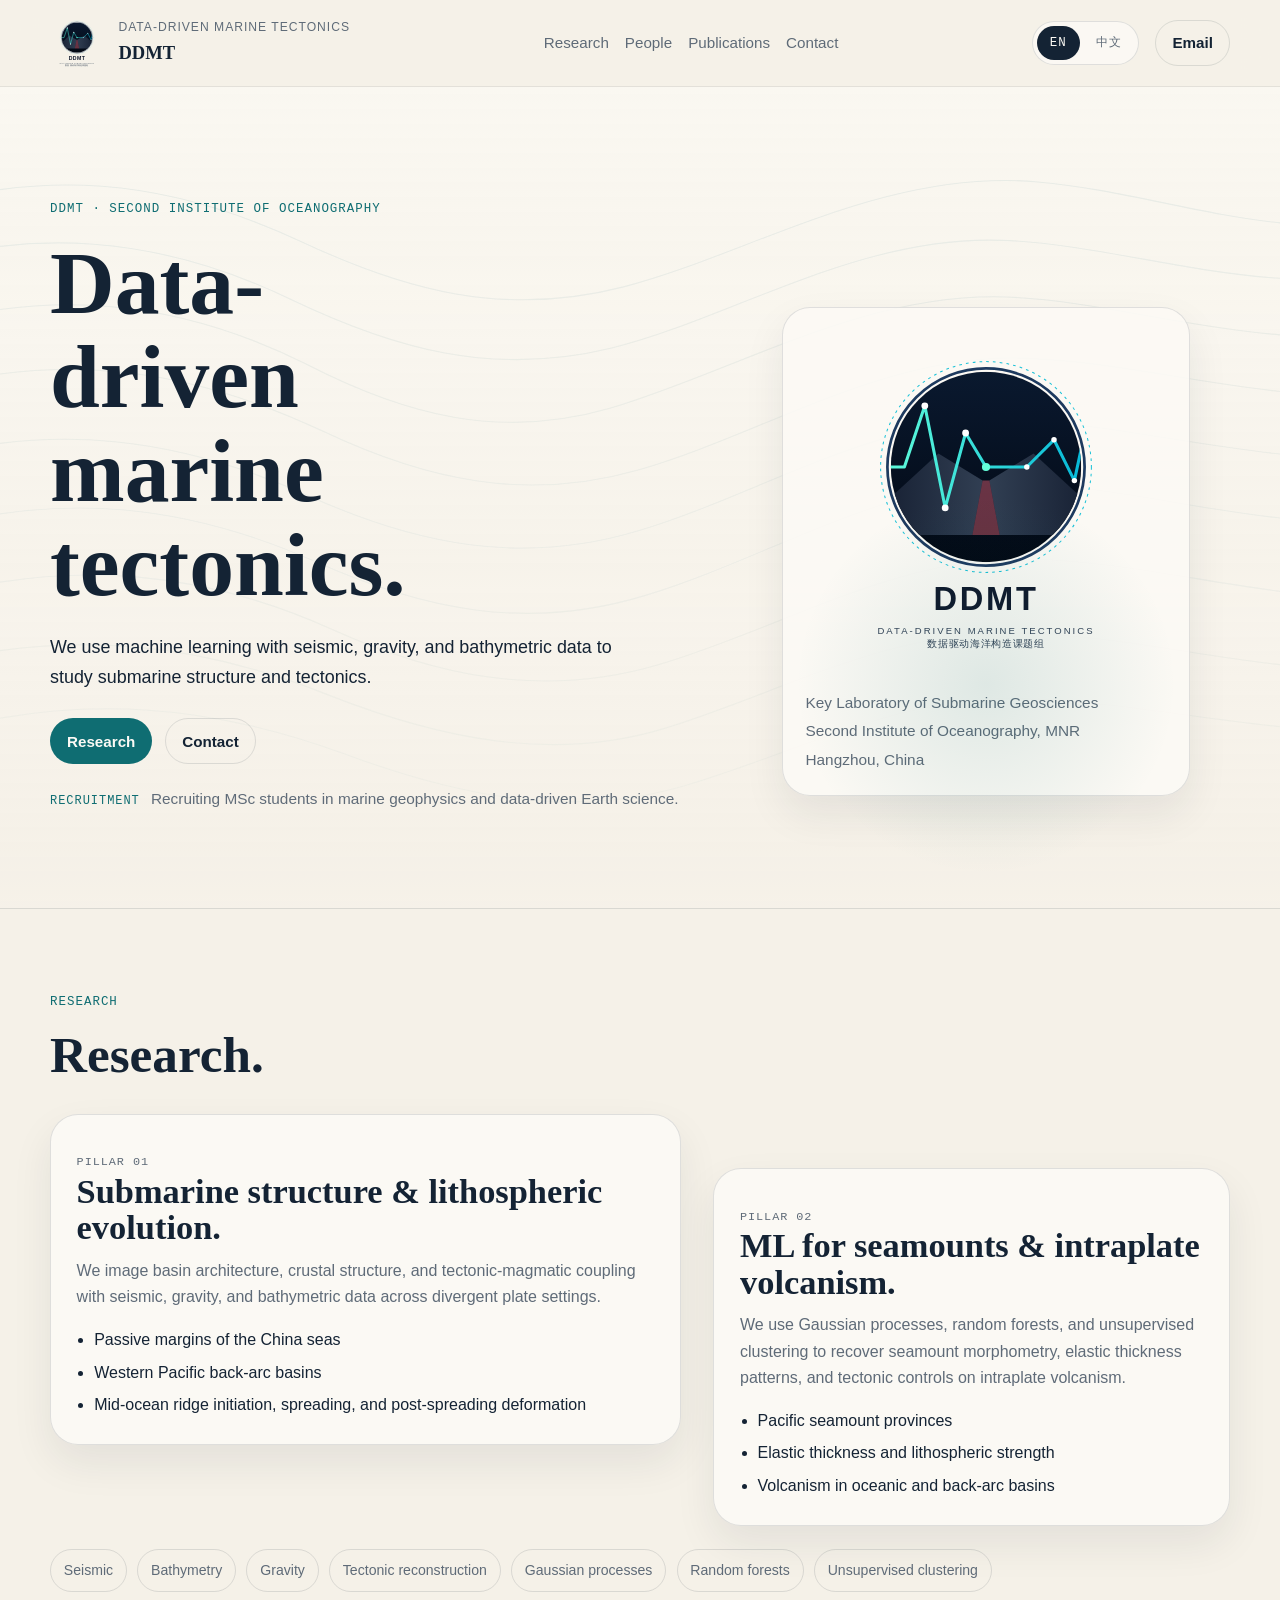
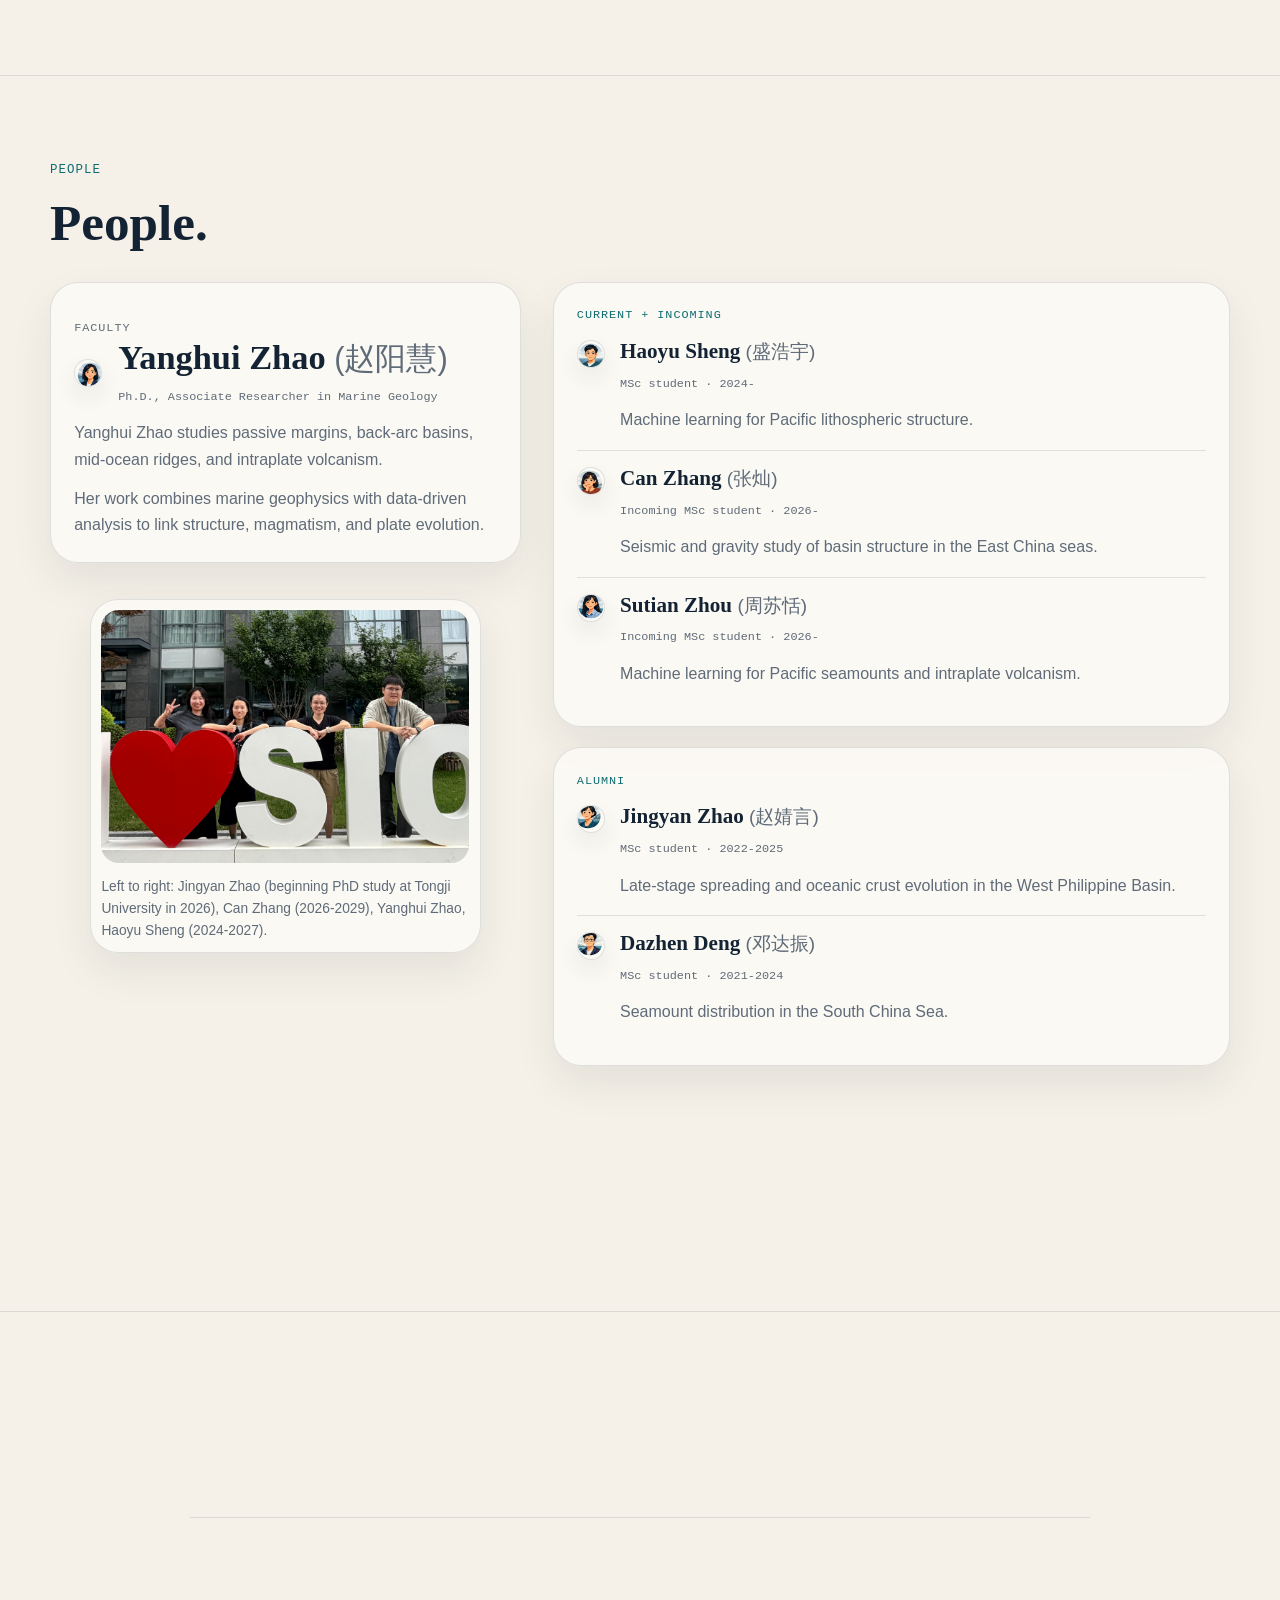
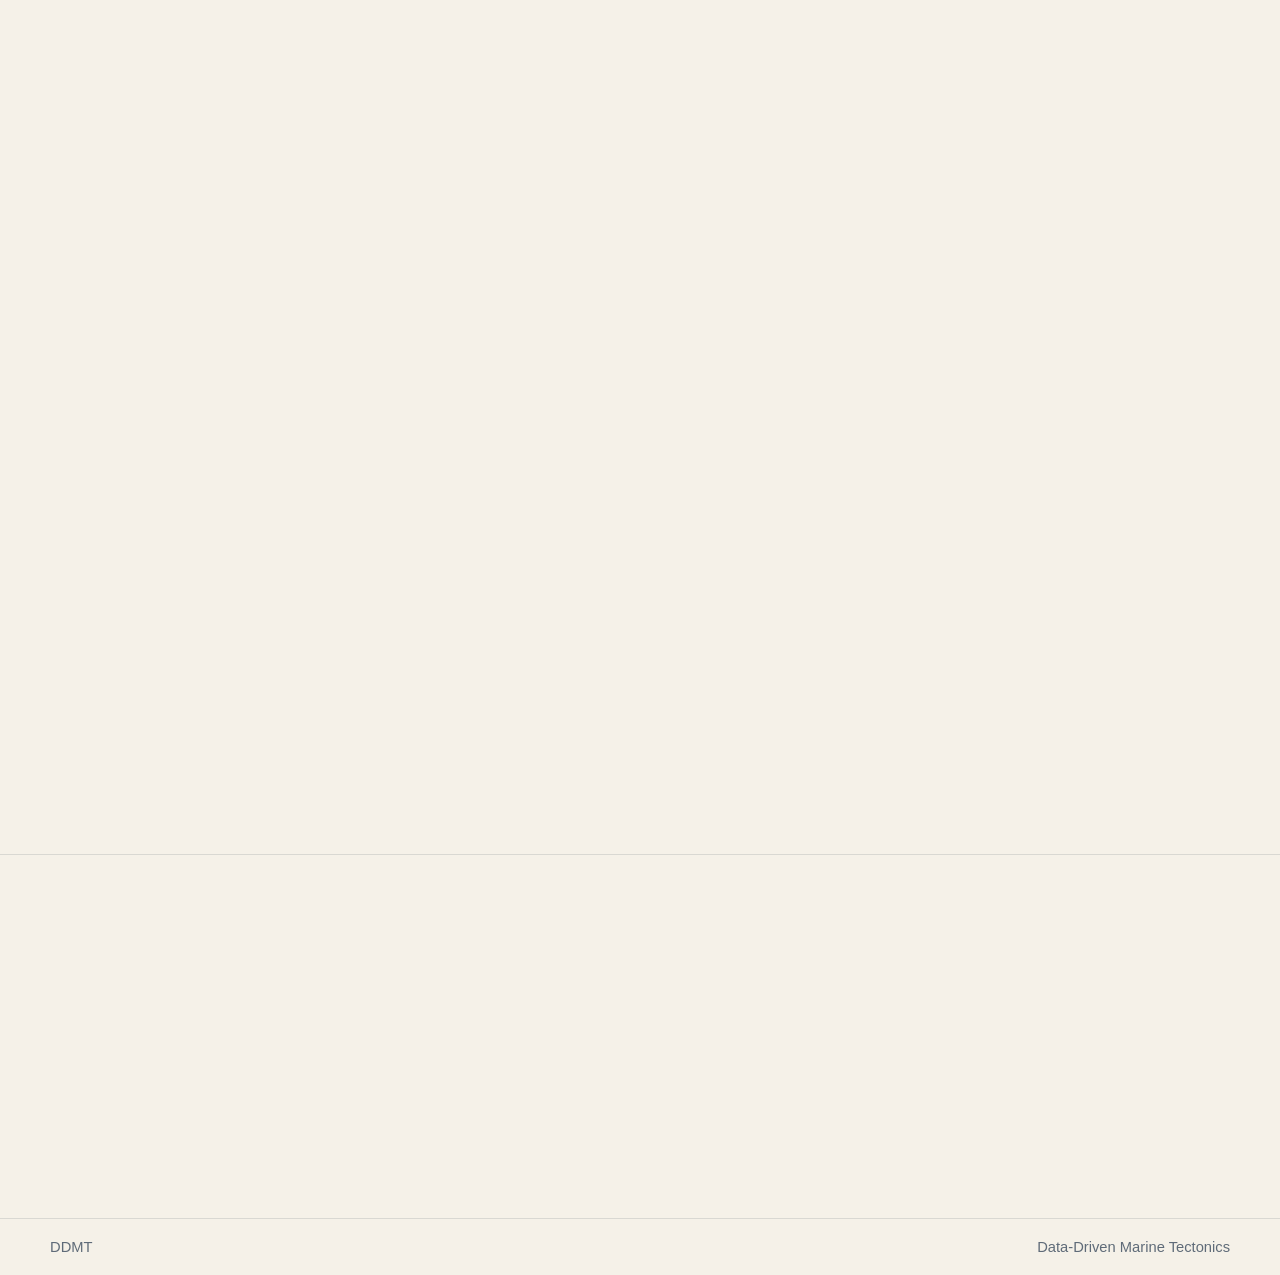
<file: index.html>
<!doctype html>
<html lang="en">
  <head>
    <meta charset="utf-8">
    <meta name="viewport" content="width=device-width, initial-scale=1">
    <title>DDMT | Data-Driven Marine Tectonics</title>
    <meta
      name="description"
      content="Data-Driven Marine Tectonics uses machine learning with seismic, gravity, and bathymetric data to study submarine structure and tectonics."
    >
    <link rel="stylesheet" href="styles.css">
  </head>
  <body>
    <header class="site-header">
      <div class="shell header-shell">
        <a class="brand" href="#top" aria-label="DDMT home">
          <img src="assets/logo.svg" alt="DDMT logo">
          <div class="brand-copy">
            <span>Data-Driven Marine Tectonics</span>
            <strong>DDMT</strong>
          </div>
        </a>

        <nav class="site-nav" aria-label="Primary">
          <a href="#research">Research</a>
          <a href="#people">People</a>
          <a href="#publications">Publications</a>
          <a href="#contact">Contact</a>
        </nav>

        <div class="header-tools">
          <nav class="language-switch" aria-label="Language switch">
            <a class="is-active" href="index.html" lang="en">EN</a>
            <a href="zh/index.html" lang="zh-CN">中文</a>
          </nav>

          <a class="button button--ghost" href="mailto:zhaoyh@sio.org.cn">Email</a>
        </div>
      </div>
    </header>

    <main id="top">
      <section class="hero">
        <div class="shell hero-layout">
          <div class="hero-copy" data-reveal>
            <p class="section-tag">DDMT · Second Institute of Oceanography</p>
            <h1>Data-driven marine tectonics.</h1>
            <p class="hero-mission">
              We use machine learning with seismic, gravity, and bathymetric data to study
              submarine structure and tectonics.
            </p>

            <div class="hero-actions">
              <a class="button" href="#research">Research</a>
              <a class="button button--secondary" href="#contact">Contact</a>
            </div>

            <p class="hero-note">
              <span>Recruitment</span>
              Recruiting MSc students in marine geophysics and data-driven Earth science.
            </p>
          </div>

          <figure class="hero-mark" data-reveal>
            <img class="hero-mark__logo" src="assets/logo.svg" alt="DDMT logo">
            <div class="hero-mark__meta">
              <p>Key Laboratory of Submarine Geosciences</p>
              <p>Second Institute of Oceanography, MNR</p>
              <p>Hangzhou, China</p>
            </div>
          </figure>
        </div>
      </section>

      <section class="section" id="research">
        <div class="shell">
          <div class="section-head" data-reveal>
            <p class="section-tag">Research</p>
            <h2>Research.</h2>
          </div>

          <div class="research-columns">
            <article class="research-pillar research-pillar--primary" data-reveal>
              <p class="mono-label">Pillar 01</p>
              <h3>Submarine structure &amp; lithospheric evolution.</h3>
              <p>
                We image basin architecture, crustal structure, and tectonic-magmatic coupling
                with seismic, gravity, and bathymetric data across divergent plate settings.
              </p>
              <ul class="plain-list">
                <li>Passive margins of the China seas</li>
                <li>Western Pacific back-arc basins</li>
                <li>Mid-ocean ridge initiation, spreading, and post-spreading deformation</li>
              </ul>
            </article>

            <article class="research-pillar research-pillar--secondary" data-reveal>
              <p class="mono-label">Pillar 02</p>
              <h3>ML for seamounts &amp; intraplate volcanism.</h3>
              <p>
                We use Gaussian processes, random forests, and unsupervised clustering to recover
                seamount morphometry, elastic thickness patterns, and tectonic controls on
                intraplate volcanism.
              </p>
              <ul class="plain-list">
                <li>Pacific seamount provinces</li>
                <li>Elastic thickness and lithospheric strength</li>
                <li>Volcanism in oceanic and back-arc basins</li>
              </ul>
            </article>
          </div>

          <div class="method-band" data-reveal>
            <span>Seismic</span>
            <span>Bathymetry</span>
            <span>Gravity</span>
            <span>Tectonic reconstruction</span>
            <span>Gaussian processes</span>
            <span>Random forests</span>
            <span>Unsupervised clustering</span>
          </div>
        </div>
      </section>

      <section class="section" id="people">
        <div class="shell">
          <div class="section-head" data-reveal>
            <p class="section-tag">People</p>
            <h2>People.</h2>
          </div>

          <div class="people-grid">
            <div class="people-aside">
              <article class="faculty-note" data-reveal>
                <p class="mono-label">Faculty</p>
                <div class="faculty-note__head">
                  <img class="person-card__avatar faculty-note__avatar" src="assets/headshots/yanghui-zhao.png" alt="Portrait of Yanghui Zhao">
                  <div>
                    <h3>Yanghui Zhao <span>(赵阳慧)</span></h3>
                    <p class="person-meta">Ph.D., Associate Researcher in Marine Geology</p>
                  </div>
                </div>
                <p>
                  Yanghui Zhao studies passive margins, back-arc basins, mid-ocean ridges, and
                  intraplate volcanism.
                </p>
                <p>
                  Her work combines marine geophysics with data-driven analysis to link structure,
                  magmatism, and plate evolution.
                </p>
              </article>

              <figure class="group-figure" data-reveal>
                <img src="assets/group-photo-2026.jpg" alt="DDMT group photo featuring Jingyan Zhao, Can Zhang, Yanghui Zhao, and Haoyu Sheng">
                <figcaption class="group-figure__caption">
                  Left to right: Jingyan Zhao (beginning PhD study at Tongji University in 2026), Can Zhang (2026-2029), Yanghui Zhao, Haoyu Sheng (2024-2027).
                </figcaption>
              </figure>
            </div>

            <div class="people-lists">
              <section class="roster" data-reveal>
                <p class="mono-label">Current + Incoming</p>

                <article class="person-card">
                  <img class="person-card__avatar" src="assets/headshots/haoyu-sheng.png" alt="Portrait of Haoyu Sheng">
                  <div>
                    <h4>Haoyu Sheng <span>(盛浩宇)</span></h4>
                    <p class="person-meta">MSc student · 2024-</p>
                    <p>Machine learning for Pacific lithospheric structure.</p>
                  </div>
                </article>

                <article class="person-card">
                  <img class="person-card__avatar" src="assets/headshots/can-zhang.png" alt="Portrait of Can Zhang">
                  <div>
                    <h4>Can Zhang <span>(张灿)</span></h4>
                    <p class="person-meta">Incoming MSc student · 2026-</p>
                    <p>Seismic and gravity study of basin structure in the East China seas.</p>
                  </div>
                </article>

                <article class="person-card">
                  <img class="person-card__avatar" src="assets/headshots/sutian-zhou.png" alt="Portrait of Sutian Zhou">
                  <div>
                    <h4>Sutian Zhou <span>(周苏恬)</span></h4>
                    <p class="person-meta">Incoming MSc student · 2026-</p>
                    <p>Machine learning for Pacific seamounts and intraplate volcanism.</p>
                  </div>
                </article>
              </section>

              <section class="roster" data-reveal>
                <p class="mono-label">Alumni</p>

                <article class="person-card">
                  <img class="person-card__avatar" src="assets/headshots/jingyan-zhao.png" alt="Portrait of Jingyan Zhao">
                  <div>
                    <h4>Jingyan Zhao <span>(赵婧言)</span></h4>
                    <p class="person-meta">MSc student · 2022-2025</p>
                    <p>Late-stage spreading and oceanic crust evolution in the West Philippine Basin.</p>
                  </div>
                </article>

                <article class="person-card">
                  <img class="person-card__avatar" src="assets/headshots/dazhen-deng.png" alt="Portrait of Dazhen Deng">
                  <div>
                    <h4>Dazhen Deng <span>(邓达振)</span></h4>
                    <p class="person-meta">MSc student · 2021-2024</p>
                    <p>Seamount distribution in the South China Sea.</p>
                  </div>
                </article>
              </section>

              <section class="roster roster--plain" data-reveal>
                <p class="mono-label">Mentored PhD Alumni</p>
                <ul class="plain-list plain-list--tight">
                  <li>Hanghang Ding (丁航航)</li>
                  <li>Yuanyuan Wang (王元媛)</li>
                </ul>
              </section>
            </div>
          </div>
        </div>
      </section>

      <section class="section" id="publications">
        <div class="shell shell--narrow">
          <div class="section-head" data-reveal>
            <p class="section-tag">Publications</p>
            <h2>Publications.</h2>
          </div>

          <div class="publication-list">
            <article class="publication-row" data-reveal>
              <p class="publication-year">2026</p>
              <div class="publication-main">
                <h3>Detailing polyphase oceanic rifting evolution and consequences for microplate formation</h3>
                <p>Zhao, Y.*, Manatschal, G., Zhang, J., Zhao, J., Wei, X., and Ding, W.</p>
                <p class="publication-venue">Earth-Science Reviews</p>
              </div>
            </article>

            <article class="publication-row" data-reveal>
              <p class="publication-year">2025</p>
              <div class="publication-main">
                <h3>Along-strike variations in oceanic crustal deformation along the Central Basin Fault</h3>
                <p>Zhao, J., Zhao, Y.*, and Zhang, J.</p>
                <p class="publication-venue">Tectonophysics</p>
              </div>
            </article>

            <article class="publication-row" data-reveal>
              <p class="publication-year">2025</p>
              <div class="publication-main">
                <h3>南海海盆海山形态特征的定量化和无监督聚类分析</h3>
                <p>邓达振，赵阳慧，Bryan Riel，高金耀，方银霞</p>
                <p class="publication-venue">地球科学, 50(1): 217-233</p>
              </div>
            </article>

            <article class="publication-row" data-reveal>
              <p class="publication-year">2024</p>
              <div class="publication-main">
                <h3>Unraveling the link between magma and deformation during slow seafloor spreading</h3>
                <p>Zhao, Y., Ding, W., Manatschal, G., Wei, X., Ding, H., Tong, Z., and Zhao, J.</p>
                <p class="publication-venue">Tectonophysics</p>
              </div>
            </article>

            <article class="publication-row" data-reveal>
              <p class="publication-year">2022</p>
              <div class="publication-main">
                <h3>How strongly do plumes influence Pacific seamount distribution?</h3>
                <p>Zhao, Y., Riel, B., Foulger, G., and Ding, W.</p>
                <p class="publication-venue">Earth and Planetary Science Letters</p>
              </div>
            </article>

            <article class="publication-row" data-reveal>
              <p class="publication-year">2021</p>
              <div class="publication-main">
                <h3>Extension discrepancy of the hyper-thinned continental crust in the Baiyun Rift</h3>
                <p>Zhao, Y., Ding, W., Ren, J., Li, J., Tong, D., and Zhang, J.</p>
                <p class="publication-venue">Tectonics</p>
              </div>
            </article>
          </div>
        </div>
      </section>

      <section class="section section--contact" id="contact">
        <div class="shell shell--narrow">
          <div class="contact-block" data-reveal>
            <p class="section-tag">Contact</p>
            <a class="contact-line contact-line--primary" href="mailto:zhaoyh@sio.org.cn">zhaoyh@sio.org.cn</a>
            <p class="contact-line">Key Laboratory of Submarine Geosciences · Building 1, Room 403</p>
            <p class="contact-line">36 Baochubei Road, Hangzhou 310012, China</p>
          </div>
        </div>
      </section>
    </main>

    <footer class="site-footer">
      <div class="shell footer-shell">
        <p>DDMT</p>
        <p>Data-Driven Marine Tectonics</p>
      </div>
    </footer>

    <script src="script.js"></script>
  </body>
</html>
</file>
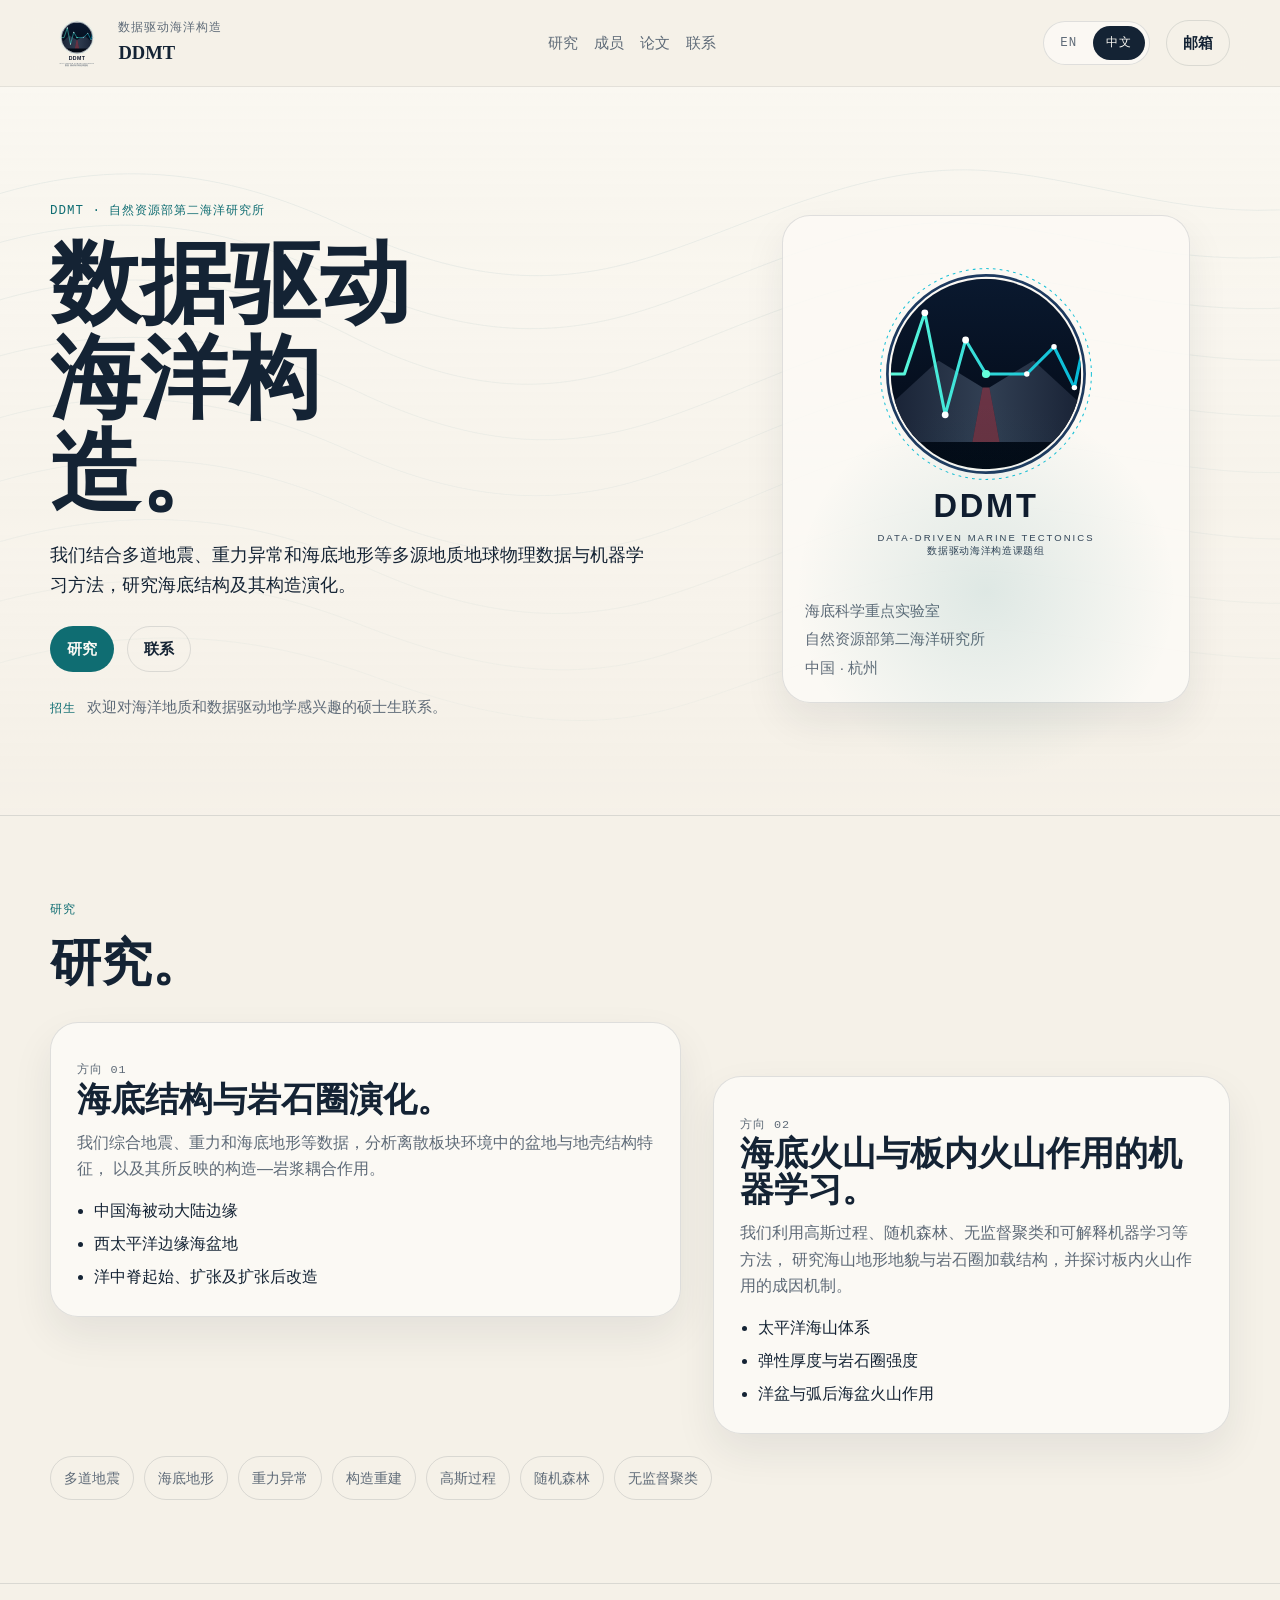
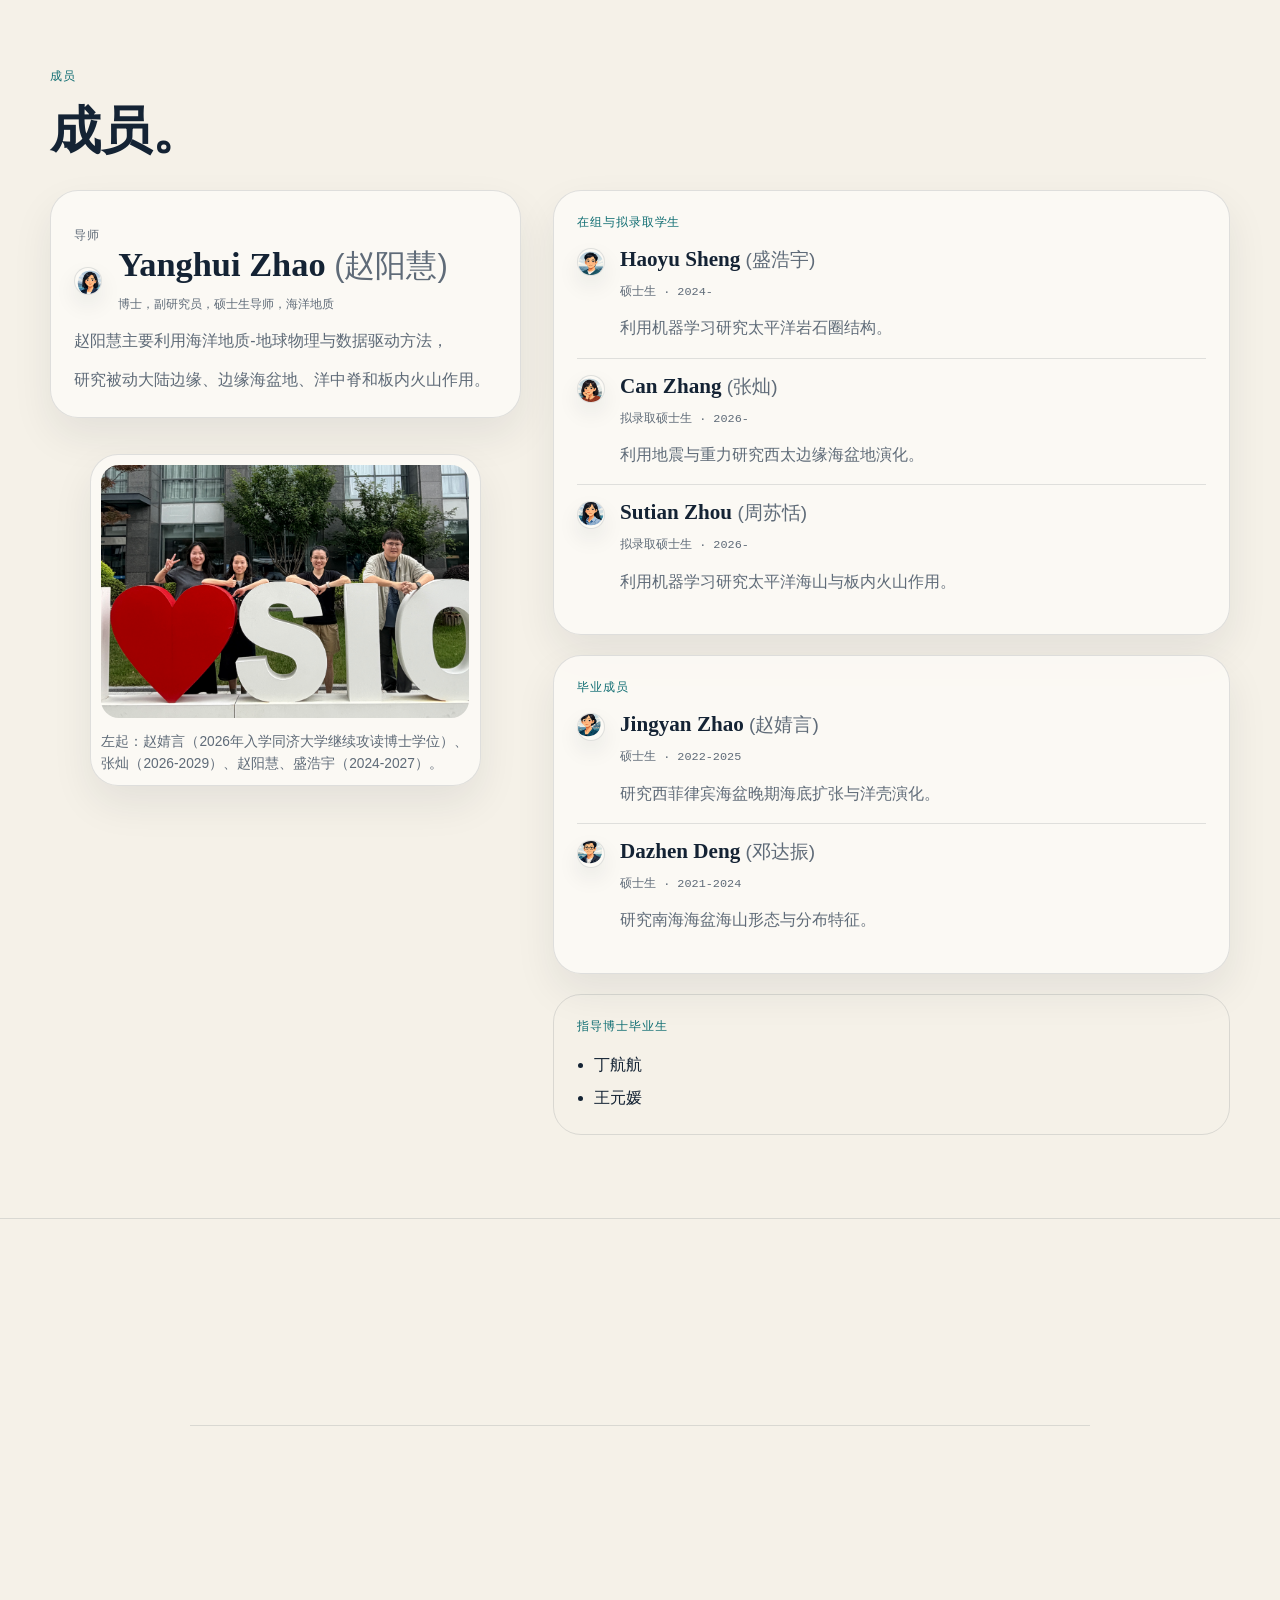
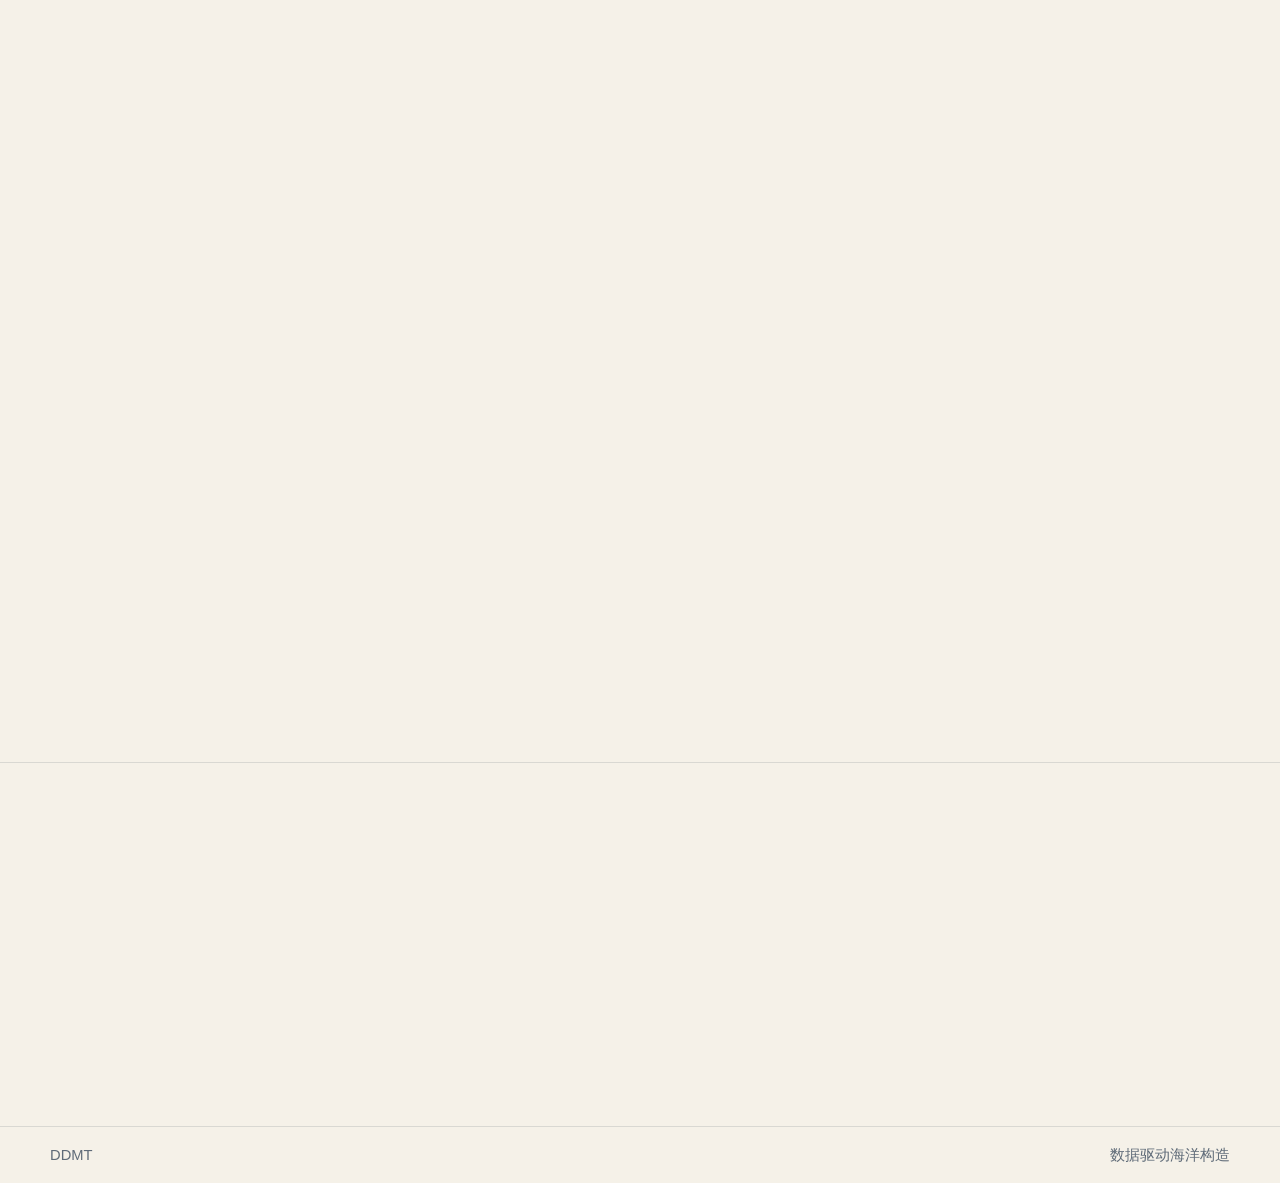
<file: zh/index.html>
<!doctype html>
<html lang="zh-CN">
  <head>
    <meta charset="utf-8">
    <meta name="viewport" content="width=device-width, initial-scale=1">
    <title>DDMT | 数据驱动海洋构造</title>
    <meta
      name="description"
      content="数据驱动海洋构造研究组结合机器学习、地震、重力与海底地形数据，研究海底结构及其构造演化。"
    >
    <link rel="stylesheet" href="../styles.css">
  </head>
  <body>
    <header class="site-header">
      <div class="shell header-shell">
        <a class="brand" href="#top" aria-label="DDMT 首页">
          <img src="../assets/logo.svg" alt="DDMT logo">
          <div class="brand-copy">
            <span>数据驱动海洋构造</span>
            <strong>DDMT</strong>
          </div>
        </a>

        <nav class="site-nav" aria-label="主导航">
          <a href="#research">研究</a>
          <a href="#people">成员</a>
          <a href="#publications">论文</a>
          <a href="#contact">联系</a>
        </nav>

        <div class="header-tools">
          <nav class="language-switch" aria-label="语言切换">
            <a href="../index.html" lang="en">EN</a>
            <a class="is-active" href="index.html" lang="zh-CN">中文</a>
          </nav>

          <a class="button button--ghost" href="mailto:zhaoyh@sio.org.cn">邮箱</a>
        </div>
      </div>
    </header>

    <main id="top">
      <section class="hero">
        <div class="shell hero-layout">
          <div class="hero-copy" data-reveal>
            <p class="section-tag">DDMT · 自然资源部第二海洋研究所</p>
            <h1>数据驱动海洋构造。</h1>
            <p class="hero-mission">
              我们结合多道地震、重力异常和海底地形等多源地质地球物理数据与机器学习方法，研究海底结构及其构造演化。
            </p>

            <div class="hero-actions">
              <a class="button" href="#research">研究</a>
              <a class="button button--secondary" href="#contact">联系</a>
            </div>

            <p class="hero-note">
              <span>招生</span>
              欢迎对海洋地质和数据驱动地学感兴趣的硕士生联系。
            </p>
          </div>

          <figure class="hero-mark" data-reveal>
            <img class="hero-mark__logo" src="../assets/logo.svg" alt="DDMT logo">
            <div class="hero-mark__meta">
              <p>海底科学重点实验室</p>
              <p>自然资源部第二海洋研究所</p>
              <p>中国 · 杭州</p>
            </div>
          </figure>
        </div>
      </section>

      <section class="section" id="research">
        <div class="shell">
          <div class="section-head" data-reveal>
            <p class="section-tag">研究</p>
            <h2>研究。</h2>
          </div>

          <div class="research-columns">
            <article class="research-pillar research-pillar--primary" data-reveal>
              <p class="mono-label">方向 01</p>
              <h3>海底结构与岩石圈演化。</h3>
              <p>
                我们综合地震、重力和海底地形等数据，分析离散板块环境中的盆地与地壳结构特征，
                以及其所反映的构造—岩浆耦合作用。
              </p>
              <ul class="plain-list">
                <li>中国海被动大陆边缘</li>
                <li>西太平洋边缘海盆地</li>
                <li>洋中脊起始、扩张及扩张后改造</li>
              </ul>
            </article>

            <article class="research-pillar research-pillar--secondary" data-reveal>
              <p class="mono-label">方向 02</p>
              <h3>海底火山与板内火山作用的机器学习。</h3>
              <p>
                我们利用高斯过程、随机森林、无监督聚类和可解释机器学习等方法，
                研究海山地形地貌与岩石圈加载结构，并探讨板内火山作用的成因机制。
              </p>
              <ul class="plain-list">
                <li>太平洋海山体系</li>
                <li>弹性厚度与岩石圈强度</li>
                <li>洋盆与弧后海盆火山作用</li>
              </ul>
            </article>
          </div>

          <div class="method-band" data-reveal>
            <span>多道地震</span>
            <span>海底地形</span>
            <span>重力异常</span>
            <span>构造重建</span>
            <span>高斯过程</span>
            <span>随机森林</span>
            <span>无监督聚类</span>
          </div>
        </div>
      </section>

      <section class="section" id="people">
        <div class="shell">
          <div class="section-head" data-reveal>
            <p class="section-tag">成员</p>
            <h2>成员。</h2>
          </div>

          <div class="people-grid">
            <div class="people-aside">
              <article class="faculty-note" data-reveal>
                <p class="mono-label">导师</p>
                <div class="faculty-note__head">
                  <img class="person-card__avatar faculty-note__avatar" src="../assets/headshots/yanghui-zhao.png" alt="赵阳慧头像">
                  <div>
                    <h3>Yanghui Zhao <span>(赵阳慧)</span></h3>
                    <p class="person-meta">博士，副研究员，硕士生导师，海洋地质</p>
                  </div>
                </div>
                <p>
                  赵阳慧主要利用海洋地质-地球物理与数据驱动方法，
                </p>
                <p>
                  研究被动大陆边缘、边缘海盆地、洋中脊和板内火山作用。
                </p>
              </article>

              <figure class="group-figure" data-reveal>
                <img src="../assets/group-photo-2026.jpg" alt="DDMT 团队合影，左起为赵婧言、张灿、赵阳慧、盛浩宇">
                <figcaption class="group-figure__caption">
                  左起：赵婧言（2026年入学同济大学继续攻读博士学位）、张灿（2026-2029）、赵阳慧、盛浩宇（2024-2027）。
                </figcaption>
              </figure>
            </div>

            <div class="people-lists">
              <section class="roster" data-reveal>
                <p class="mono-label">在组与拟录取学生</p>

                <article class="person-card">
                  <img class="person-card__avatar" src="../assets/headshots/haoyu-sheng.png" alt="盛浩宇头像">
                  <div>
                    <h4>Haoyu Sheng <span>(盛浩宇)</span></h4>
                    <p class="person-meta">硕士生 · 2024-</p>
                    <p>利用机器学习研究太平洋岩石圈结构。</p>
                  </div>
                </article>

                <article class="person-card">
                  <img class="person-card__avatar" src="../assets/headshots/can-zhang.png" alt="张灿头像">
                  <div>
                    <h4>Can Zhang <span>(张灿)</span></h4>
                    <p class="person-meta">拟录取硕士生 · 2026-</p>
                    <p>利用地震与重力研究西太边缘海盆地演化。</p>
                  </div>
                </article>

                <article class="person-card">
                  <img class="person-card__avatar" src="../assets/headshots/sutian-zhou.png" alt="周苏恬头像">
                  <div>
                    <h4>Sutian Zhou <span>(周苏恬)</span></h4>
                    <p class="person-meta">拟录取硕士生 · 2026-</p>
                    <p>利用机器学习研究太平洋海山与板内火山作用。</p>
                  </div>
                </article>
              </section>

              <section class="roster" data-reveal>
                <p class="mono-label">毕业成员</p>

                <article class="person-card">
                  <img class="person-card__avatar" src="../assets/headshots/jingyan-zhao.png" alt="赵婧言头像">
                  <div>
                    <h4>Jingyan Zhao <span>(赵婧言)</span></h4>
                    <p class="person-meta">硕士生 · 2022-2025</p>
                    <p>研究西菲律宾海盆晚期海底扩张与洋壳演化。</p>
                  </div>
                </article>

                <article class="person-card">
                  <img class="person-card__avatar" src="../assets/headshots/dazhen-deng.png" alt="邓达振头像">
                  <div>
                    <h4>Dazhen Deng <span>(邓达振)</span></h4>
                    <p class="person-meta">硕士生 · 2021-2024</p>
                    <p>研究南海海盆海山形态与分布特征。</p>
                  </div>
                </article>
              </section>

              <section class="roster roster--plain" data-reveal>
                <p class="mono-label">指导博士毕业生</p>
                <ul class="plain-list plain-list--tight">
                  <li>丁航航</li>
                  <li>王元媛</li>
                </ul>
              </section>
            </div>
          </div>
        </div>
      </section>

      <section class="section" id="publications">
        <div class="shell shell--narrow">
          <div class="section-head" data-reveal>
            <p class="section-tag">论文</p>
            <h2>论文。</h2>
          </div>

          <div class="publication-list">
            <article class="publication-row" data-reveal>
              <p class="publication-year">2026</p>
              <div class="publication-main">
                <h3>Detailing polyphase oceanic rifting evolution and consequences for microplate formation</h3>
                <p>Zhao, Y.*, Manatschal, G., Zhang, J., Zhao, J., Wei, X., and Ding, W.</p>
                <p class="publication-venue">Earth-Science Reviews</p>
              </div>
            </article>

            <article class="publication-row" data-reveal>
              <p class="publication-year">2025</p>
              <div class="publication-main">
                <h3>Along-strike variations in oceanic crustal deformation along the Central Basin Fault</h3>
                <p>Zhao, J., Zhao, Y.*, and Zhang, J.</p>
                <p class="publication-venue">Tectonophysics</p>
              </div>
            </article>

            <article class="publication-row" data-reveal>
              <p class="publication-year">2025</p>
              <div class="publication-main">
                <h3>南海海盆海山形态特征的定量化和无监督聚类分析</h3>
                <p>邓达振，赵阳慧，Bryan Riel，高金耀，方银霞</p>
                <p class="publication-venue">地球科学, 50(1): 217-233</p>
              </div>
            </article>

            <article class="publication-row" data-reveal>
              <p class="publication-year">2024</p>
              <div class="publication-main">
                <h3>Unraveling the link between magma and deformation during slow seafloor spreading</h3>
                <p>Zhao, Y., Ding, W., Manatschal, G., Wei, X., Ding, H., Tong, Z., and Zhao, J.</p>
                <p class="publication-venue">Tectonophysics</p>
              </div>
            </article>

            <article class="publication-row" data-reveal>
              <p class="publication-year">2022</p>
              <div class="publication-main">
                <h3>How strongly do plumes influence Pacific seamount distribution?</h3>
                <p>Zhao, Y., Riel, B., Foulger, G., and Ding, W.</p>
                <p class="publication-venue">Earth and Planetary Science Letters</p>
              </div>
            </article>

            <article class="publication-row" data-reveal>
              <p class="publication-year">2021</p>
              <div class="publication-main">
                <h3>Extension discrepancy of the hyper-thinned continental crust in the Baiyun Rift</h3>
                <p>Zhao, Y., Ding, W., Ren, J., Li, J., Tong, D., and Zhang, J.</p>
                <p class="publication-venue">Tectonics</p>
              </div>
            </article>
          </div>
        </div>
      </section>

      <section class="section section--contact" id="contact">
        <div class="shell shell--narrow">
          <div class="contact-block" data-reveal>
            <p class="section-tag">联系</p>
            <a class="contact-line contact-line--primary" href="mailto:zhaoyh@sio.org.cn">zhaoyh@sio.org.cn</a>
            <p class="contact-line">海底科学重点实验室 · 1号楼403室</p>
            <p class="contact-line">浙江省杭州市西湖区保俶北路36号 · 310012</p>
          </div>
        </div>
      </section>
    </main>

    <footer class="site-footer">
      <div class="shell footer-shell">
        <p>DDMT</p>
        <p>数据驱动海洋构造</p>
      </div>
    </footer>

    <script src="../script.js"></script>
  </body>
</html>
</file>
<file: styles.css>
:root {
  --paper: #f5f1e8;
  --paper-strong: #fcfaf5;
  --panel: #faf7f0;
  --ink: #142334;
  --muted: #5f6b78;
  --accent: #0f6d72;
  --accent-soft: rgba(15, 109, 114, 0.1);
  --rule: rgba(20, 35, 52, 0.12);
  --shadow: 0 18px 40px rgba(20, 35, 52, 0.08);
  --font-display: "Iowan Old Style", "Palatino Linotype", "Book Antiqua", "Noto Serif SC", "Songti SC", serif;
  --font-sans: -apple-system, BlinkMacSystemFont, "PingFang SC", "Hiragino Sans GB", "Noto Sans SC", "Helvetica Neue", Arial, sans-serif;
  --font-mono: "SFMono-Regular", "SF Mono", Menlo, Consolas, "Liberation Mono", monospace;
  --avatar-size: 28px;
  --avatar-size-featured: 42px;
  --radius-lg: 28px;
  --radius-md: 20px;
}

* {
  box-sizing: border-box;
}

html {
  scroll-behavior: smooth;
}

body {
  margin: 0;
  color: var(--ink);
  background: var(--paper);
  font-family: var(--font-sans);
  line-height: 1.65;
}

img {
  display: block;
  max-width: 100%;
}

a {
  color: inherit;
  text-decoration: none;
}

.shell {
  width: min(1180px, calc(100vw - 2rem));
  margin: 0 auto;
}

.shell--narrow {
  width: min(900px, calc(100vw - 2rem));
}

.site-header {
  position: sticky;
  top: 0;
  z-index: 20;
  border-bottom: 1px solid rgba(20, 35, 52, 0.08);
  background: rgba(245, 241, 232, 0.86);
  backdrop-filter: blur(16px);
}

.header-shell,
.footer-shell {
  display: flex;
  align-items: center;
  justify-content: space-between;
  gap: 1rem;
  padding: 1rem 0;
}

.brand {
  display: inline-flex;
  align-items: center;
  gap: 0.9rem;
  min-width: 0;
}

.brand img {
  width: 54px;
  height: 54px;
}

.brand-copy {
  display: grid;
  gap: 0.08rem;
}

.brand-copy span {
  color: var(--muted);
  font-size: 0.76rem;
  letter-spacing: 0.08em;
  text-transform: uppercase;
}

.brand-copy strong {
  font-family: var(--font-display);
  font-size: 1.16rem;
  font-weight: 600;
}

.site-nav,
.header-tools {
  display: flex;
  align-items: center;
  gap: 1rem;
}

.site-nav a {
  color: var(--muted);
  font-size: 0.95rem;
}

.site-nav a:hover,
.site-nav a:focus-visible {
  color: var(--ink);
}

.language-switch {
  display: inline-flex;
  align-items: center;
  gap: 0.18rem;
  padding: 0.22rem;
  border: 1px solid var(--rule);
  border-radius: 999px;
  background: rgba(252, 250, 245, 0.86);
}

.language-switch a,
.section-tag,
.mono-label,
.publication-year {
  font-family: var(--font-mono);
  letter-spacing: 0.08em;
  text-transform: uppercase;
}

.language-switch a {
  display: inline-flex;
  align-items: center;
  justify-content: center;
  min-height: 34px;
  padding: 0 0.82rem;
  border-radius: 999px;
  color: var(--muted);
  font-size: 0.78rem;
}

.language-switch a.is-active {
  background: var(--ink);
  color: var(--paper-strong);
}

.button {
  display: inline-flex;
  align-items: center;
  justify-content: center;
  min-height: 46px;
  padding: 0 1rem;
  border: 1px solid transparent;
  border-radius: 999px;
  background: var(--accent);
  color: var(--paper-strong);
  font-family: var(--font-sans);
  font-size: 0.95rem;
  font-weight: 600;
  transition: transform 180ms ease, background 180ms ease, color 180ms ease;
}

.button:hover,
.button:focus-visible {
  transform: translateY(-1px);
}

.button--secondary,
.button--ghost {
  border-color: var(--rule);
  background: transparent;
  color: var(--ink);
}

.hero {
  position: relative;
  overflow: clip;
  padding: 7rem 0 6rem;
}

.hero::before {
  content: "";
  position: absolute;
  inset: 0;
  background:
    linear-gradient(180deg, rgba(252, 250, 245, 0.7), rgba(245, 241, 232, 0.92)),
    url("assets/contours.svg") center top / cover no-repeat;
  opacity: 0.95;
  pointer-events: none;
}

.hero::after {
  content: "";
  position: absolute;
  inset: auto 8% 2rem auto;
  width: 24rem;
  height: 24rem;
  border-radius: 50%;
  background: radial-gradient(circle, rgba(15, 109, 114, 0.12), transparent 70%);
  pointer-events: none;
}

.hero-layout,
.research-columns,
.people-grid {
  position: relative;
  display: grid;
  gap: 2rem;
}

.hero-layout {
  grid-template-columns: minmax(0, 1.15fr) minmax(300px, 0.85fr);
  align-items: end;
}

.hero-copy,
[data-reveal] {
  opacity: 1;
  transform: translateY(0);
  transition: opacity 700ms ease, transform 700ms ease;
}

.js-ready [data-reveal] {
  opacity: 0;
  transform: translateY(18px);
}

.js-ready [data-reveal].is-visible {
  opacity: 1;
  transform: translateY(0);
}

.section-tag {
  margin: 0 0 1rem;
  color: var(--accent);
  font-size: 0.78rem;
}

.hero h1,
.section-head h2,
.research-pillar h3,
.faculty-note h3,
.person-card h4,
.publication-main h3,
.contact-line--primary {
  margin: 0;
  font-family: var(--font-display);
  font-weight: 600;
  line-height: 1.05;
}

.hero h1 {
  max-width: 10ch;
  font-size: clamp(3.2rem, 7vw, 6rem);
}

.hero-mission {
  max-width: 38rem;
  margin: 1.35rem 0 0;
  font-size: 1.12rem;
  color: var(--ink);
}

.hero-actions {
  display: flex;
  flex-wrap: wrap;
  gap: 0.8rem;
  margin-top: 1.6rem;
}

.hero-note {
  display: flex;
  flex-wrap: wrap;
  gap: 0.7rem;
  align-items: baseline;
  margin: 1.35rem 0 0;
  color: var(--muted);
  font-size: 0.96rem;
}

.hero-note span {
  color: var(--accent);
  font-family: var(--font-mono);
  font-size: 0.75rem;
  letter-spacing: 0.08em;
  text-transform: uppercase;
}

.hero-mark,
.research-pillar,
.faculty-note,
.group-figure,
.roster,
.contact-block {
  border: 1px solid var(--rule);
  border-radius: var(--radius-lg);
  background: rgba(252, 250, 245, 0.88);
  box-shadow: var(--shadow);
}

.hero-mark {
  display: grid;
  gap: 1.2rem;
  padding: 1.4rem;
}

.hero-mark__logo {
  width: min(100%, 340px);
  justify-self: center;
}

.hero-mark__meta {
  display: grid;
  gap: 0.2rem;
  color: var(--muted);
  font-size: 0.96rem;
}

.hero-mark__meta p {
  margin: 0;
}

.section {
  padding: 5.2rem 0;
  border-top: 1px solid var(--rule);
}

.section-head {
  max-width: 48rem;
  margin-bottom: 2rem;
}

.section-head h2 {
  font-size: clamp(2.1rem, 4vw, 3.8rem);
}

.research-columns {
  grid-template-columns: minmax(0, 1.1fr) minmax(0, 0.9fr);
  align-items: start;
}

.research-pillar {
  padding: 1.6rem;
}

.research-pillar--secondary {
  margin-top: 3.4rem;
}

.mono-label {
  margin: 0 0 0.9rem;
  color: var(--accent);
  font-size: 0.74rem;
}

.research-pillar h3,
.faculty-note h3,
.publication-main h3 {
  font-size: clamp(1.45rem, 3vw, 2.15rem);
}

.research-pillar p,
.faculty-note p,
.person-card p,
.publication-main p,
.contact-line {
  margin: 0.8rem 0 0;
  color: var(--muted);
}

.plain-list {
  margin: 1rem 0 0;
  padding-left: 1.1rem;
}

.plain-list li + li {
  margin-top: 0.4rem;
}

.plain-list--tight {
  margin-top: 0.6rem;
}

.method-band {
  display: flex;
  flex-wrap: wrap;
  gap: 0.65rem;
  margin-top: 1.4rem;
}

.method-band span {
  padding: 0.58rem 0.8rem;
  border-radius: 999px;
  background: transparent;
  border: 1px solid var(--rule);
  color: var(--muted);
  font-size: 0.88rem;
}

.people-grid {
  grid-template-columns: minmax(280px, 0.82fr) minmax(0, 1.18fr);
  align-items: start;
}

.people-aside,
.people-lists {
  display: grid;
  gap: 1.25rem;
}

.faculty-note,
.roster,
.contact-block {
  padding: 1.45rem;
}

.faculty-note__head {
  display: grid;
  grid-template-columns: auto minmax(0, 1fr);
  gap: 1rem;
  align-items: center;
}

.faculty-note__avatar {
  width: var(--avatar-size-featured);
  height: var(--avatar-size-featured);
}

.faculty-note h3 span,
.person-card h4 span {
  color: var(--muted);
  font-family: var(--font-sans);
  font-size: 0.9em;
  font-weight: 500;
}

.person-meta {
  color: var(--accent);
  font-family: var(--font-mono);
  font-size: 0.74rem;
}

.group-figure {
  padding: 0.65rem;
}

.group-figure img {
  width: 100%;
  aspect-ratio: 16 / 11;
  object-fit: cover;
  border-radius: calc(var(--radius-lg) - 10px);
}

.group-figure__caption {
  margin: 0.8rem 0 0;
  color: var(--muted);
  font-size: 0.86rem;
  line-height: 1.6;
}

.person-card {
  display: grid;
  grid-template-columns: auto minmax(0, 1fr);
  gap: 0.95rem;
  align-items: start;
  padding: 1rem 0;
  border-top: 1px solid var(--rule);
}

.person-card:first-of-type {
  padding-top: 0;
  border-top: 0;
}

.person-card h4 {
  font-size: 1.32rem;
}

.person-card__avatar {
  width: var(--avatar-size);
  height: var(--avatar-size);
  object-fit: cover;
  border-radius: 50%;
  border: 1px solid rgba(20, 35, 52, 0.12);
  box-shadow: 0 10px 22px rgba(20, 35, 52, 0.08);
  background: var(--paper-strong);
}

.roster--plain {
  background: transparent;
  box-shadow: none;
}

.publication-list {
  border-top: 1px solid var(--rule);
}

.publication-row {
  display: grid;
  grid-template-columns: 88px minmax(0, 1fr);
  gap: 1.2rem;
  padding: 1.2rem 0;
  border-bottom: 1px solid var(--rule);
  transition: transform 180ms ease;
}

.publication-row:hover {
  transform: translateX(8px);
}

.publication-year {
  margin: 0.35rem 0 0;
  color: var(--accent);
  font-size: 0.76rem;
}

.publication-main h3 {
  font-size: 1.45rem;
  text-decoration: underline;
  text-decoration-thickness: 1px;
  text-underline-offset: 0.14em;
  text-decoration-color: transparent;
  transition: text-decoration-color 180ms ease;
}

.publication-row:hover .publication-main h3 {
  text-decoration-color: currentColor;
}

.publication-main p {
  margin-top: 0.42rem;
}

.publication-venue {
  color: var(--ink);
}

.section--contact {
  padding-top: 4.5rem;
}

.contact-block {
  max-width: 42rem;
}

.contact-line {
  font-size: 1rem;
}

.contact-line--primary {
  display: inline-block;
  margin-top: 0.1rem;
  font-size: clamp(1.7rem, 4vw, 2.5rem);
  color: var(--ink);
}

.site-footer {
  border-top: 1px solid var(--rule);
}

.site-footer p {
  margin: 0;
  color: var(--muted);
  font-size: 0.92rem;
}

@media (max-width: 980px) {
  .hero-layout,
  .research-columns,
  .people-grid {
    grid-template-columns: 1fr;
  }

  .research-pillar--secondary {
    margin-top: 0;
  }
}

@media (max-width: 780px) {
  .header-shell,
  .footer-shell,
  .site-nav,
  .header-tools,
  .hero-actions {
    flex-wrap: wrap;
  }

  .header-shell {
    justify-content: center;
  }

  .site-nav,
  .header-tools {
    justify-content: center;
    width: 100%;
  }

  .button--ghost {
    width: 100%;
  }

  .hero {
    padding-top: 5.6rem;
  }

  .hero h1 {
    max-width: 12ch;
  }

  .publication-row {
    grid-template-columns: 1fr;
    gap: 0.4rem;
  }
}
</file>
